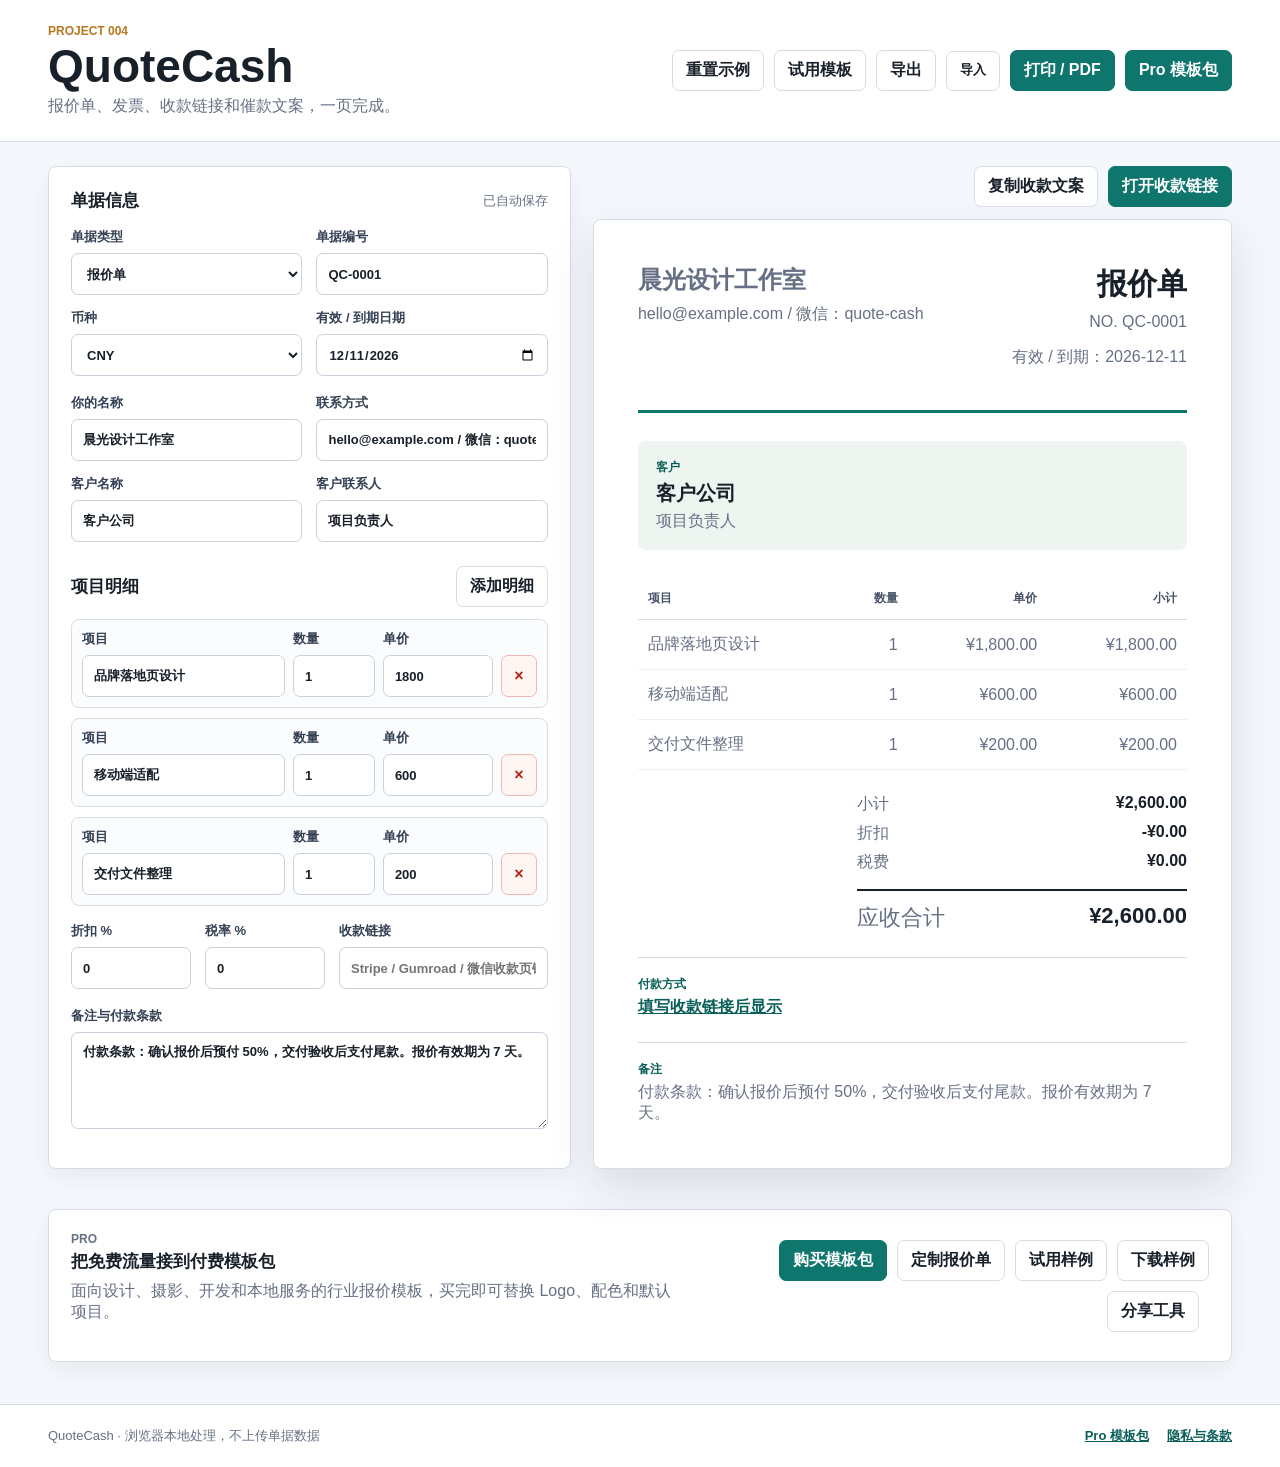
<file: index.html>
<!doctype html>
<html lang="zh-CN">
  <head>
    <meta charset="utf-8" />
    <meta name="viewport" content="width=device-width, initial-scale=1" />
    <title>QuoteCash - 报价单与发票生成器</title>
    <meta
      name="description"
      content="一个面向自由职业者和小商户的报价单、发票、收款文案生成工具。"
    />
    <link rel="canonical" href="https://venus-zhu.github.io/quotecash-project004/" />
    <meta property="og:type" content="website" />
    <meta property="og:locale" content="zh_CN" />
    <meta property="og:site_name" content="QuoteCash" />
    <meta property="og:title" content="QuoteCash - 免费报价单与发票生成器" />
    <meta property="og:description" content="快速生成专业报价单、发票与收款文案，数据只保存在你的浏览器。" />
    <meta property="og:url" content="https://venus-zhu.github.io/quotecash-project004/" />
    <meta property="og:image" content="https://venus-zhu.github.io/quotecash-project004/assets/quotecash-social-preview.jpg" />
    <meta name="twitter:card" content="summary_large_image" />
    <script type="application/ld+json">
      {
        "@context": "https://schema.org",
        "@type": "WebApplication",
        "name": "QuoteCash",
        "url": "https://venus-zhu.github.io/quotecash-project004/",
        "applicationCategory": "BusinessApplication",
        "operatingSystem": "Any",
        "description": "面向自由职业者和小商户的免费报价单、发票与收款文案生成器。",
        "offers": {
          "@type": "Offer",
          "price": "0",
          "priceCurrency": "CNY"
        }
      }
    </script>
    <link rel="stylesheet" href="./styles.css" />
  </head>
  <body>
    <header class="app-header">
      <div>
        <p class="eyebrow">Project 004</p>
        <h1>QuoteCash</h1>
        <p class="subtitle">报价单、发票、收款链接和催款文案，一页完成。</p>
      </div>
      <div class="header-actions">
        <button class="ghost-button" id="sampleBtn" type="button">重置示例</button>
        <button class="ghost-button" id="loadSampleTemplateBtn" data-track="load_free_sample_home" type="button">试用模板</button>
        <button class="ghost-button" id="exportBtn" type="button">导出</button>
        <label class="file-button" for="importFile">导入</label>
        <input id="importFile" type="file" accept="application/json" />
        <button class="primary-button" id="printBtn" type="button">打印 / PDF</button>
        <a class="primary-link" id="proHeaderCta" data-track="click_pro_header" href="./offer.html">Pro 模板包</a>
      </div>
    </header>

    <main class="workspace">
      <section class="editor-panel" aria-label="编辑报价单">
        <div class="section-head">
          <h2>单据信息</h2>
          <span id="saveState">已自动保存</span>
        </div>

        <div class="form-grid">
          <label>
            单据类型
            <select id="docType">
              <option value="QUOTE">报价单</option>
              <option value="INVOICE">发票</option>
            </select>
          </label>
          <label>
            单据编号
            <input id="docNumber" type="text" />
          </label>
          <label>
            币种
            <select id="currency">
              <option value="CNY">CNY</option>
              <option value="USD">USD</option>
              <option value="EUR">EUR</option>
              <option value="GBP">GBP</option>
            </select>
          </label>
          <label>
            有效 / 到期日期
            <input id="dueDate" type="date" />
          </label>
        </div>

        <div class="form-grid">
          <label>
            你的名称
            <input id="sellerName" type="text" placeholder="例如：晨光设计工作室" />
          </label>
          <label>
            联系方式
            <input id="sellerContact" type="text" placeholder="邮箱 / 微信 / 电话" />
          </label>
          <label>
            客户名称
            <input id="clientName" type="text" placeholder="客户或公司名" />
          </label>
          <label>
            客户联系人
            <input id="clientContact" type="text" placeholder="可选" />
          </label>
        </div>

        <div class="line-items-head">
          <h2>项目明细</h2>
          <button class="ghost-button" id="addItemBtn" type="button">添加明细</button>
        </div>

        <div class="items-table" id="itemsTable" aria-label="收费项目明细"></div>

        <div class="form-grid money-grid">
          <label>
            折扣 %
            <input id="discountRate" type="number" min="0" step="0.01" />
          </label>
          <label>
            税率 %
            <input id="taxRate" type="number" min="0" step="0.01" />
          </label>
          <label>
            收款链接
            <input id="paymentLink" type="url" placeholder="Stripe / Gumroad / 微信收款页链接" />
          </label>
        </div>

        <label class="wide-label">
          备注与付款条款
          <textarea id="notes" rows="5"></textarea>
        </label>
      </section>

      <section class="preview-shell" aria-label="单据预览">
        <div class="preview-toolbar">
          <button class="ghost-button" id="copyMessageBtn" type="button">复制收款文案</button>
          <a class="primary-link" id="paymentCta" href="#" target="_blank" rel="noreferrer">打开收款链接</a>
        </div>

        <article class="document-preview" id="documentPreview">
          <div class="document-top">
            <div>
              <p class="document-brand" id="previewSeller">你的工作室</p>
              <p id="previewSellerContact">联系方式</p>
            </div>
            <div class="document-meta">
              <h2 id="previewType">报价单</h2>
              <p id="previewNumber">NO. QC-0001</p>
              <p id="previewDate"></p>
            </div>
          </div>

          <div class="bill-to">
            <p>客户</p>
            <h3 id="previewClient">客户名称</h3>
            <span id="previewClientContact">客户联系人</span>
          </div>

          <table class="preview-table">
            <thead>
              <tr>
                <th>项目</th>
                <th>数量</th>
                <th>单价</th>
                <th>小计</th>
              </tr>
            </thead>
            <tbody id="previewItems"></tbody>
          </table>

          <div class="totals">
            <div><span>小计</span><strong id="subtotalValue"></strong></div>
            <div><span>折扣</span><strong id="discountValue"></strong></div>
            <div><span>税费</span><strong id="taxValue"></strong></div>
            <div class="grand-total"><span>应收合计</span><strong id="totalValue"></strong></div>
          </div>

          <div class="payment-box">
            <p>付款方式</p>
            <a id="previewPaymentLink" href="#" target="_blank" rel="noreferrer">填写收款链接后显示</a>
          </div>

          <div class="notes-box">
            <p>备注</p>
            <span id="previewNotes"></span>
          </div>
        </article>
      </section>
    </main>
    <section class="conversion-band" aria-label="付费模板包">
      <div>
        <p class="eyebrow">Pro</p>
        <h2>把免费流量接到付费模板包</h2>
        <p>面向设计、摄影、开发和本地服务的行业报价模板，买完即可替换 Logo、配色和默认项目。</p>
      </div>
      <div class="conversion-actions">
        <a class="primary-link" id="templatePackCta" data-track="click_template_pack" href="./offer.html">购买模板包</a>
        <a class="ghost-button" id="customSetupCta" data-track="click_custom_setup" href="./offer.html">定制报价单</a>
        <button class="ghost-button" id="loadSampleTemplateBottomBtn" data-track="load_free_sample_bottom" type="button">试用样例</button>
        <a class="ghost-button" data-track="download_free_sample_home" href="./templates/free-design-sample.json" download>下载样例</a>
        <button class="ghost-button" data-share-url="./" data-share-title="QuoteCash 免费报价单工具" data-share-text="这个免费工具可以生成报价单、发票和收款文案：" data-track="share_home" type="button">分享工具</button>
        <span class="action-status" data-share-status aria-live="polite"></span>
      </div>
    </section>

    <footer class="site-footer">
      <span>QuoteCash · 浏览器本地处理，不上传单据数据</span>
      <nav aria-label="页脚导航">
        <a href="./offer.html">Pro 模板包</a>
        <a href="./policies.html">隐私与条款</a>
      </nav>
    </footer>

    <script src="./config.js"></script>
    <script src="./analytics.js"></script>
    <script src="./share.js"></script>
    <script src="./calculator.js"></script>
    <script src="./app.js"></script>
  </body>
</html>
</file>
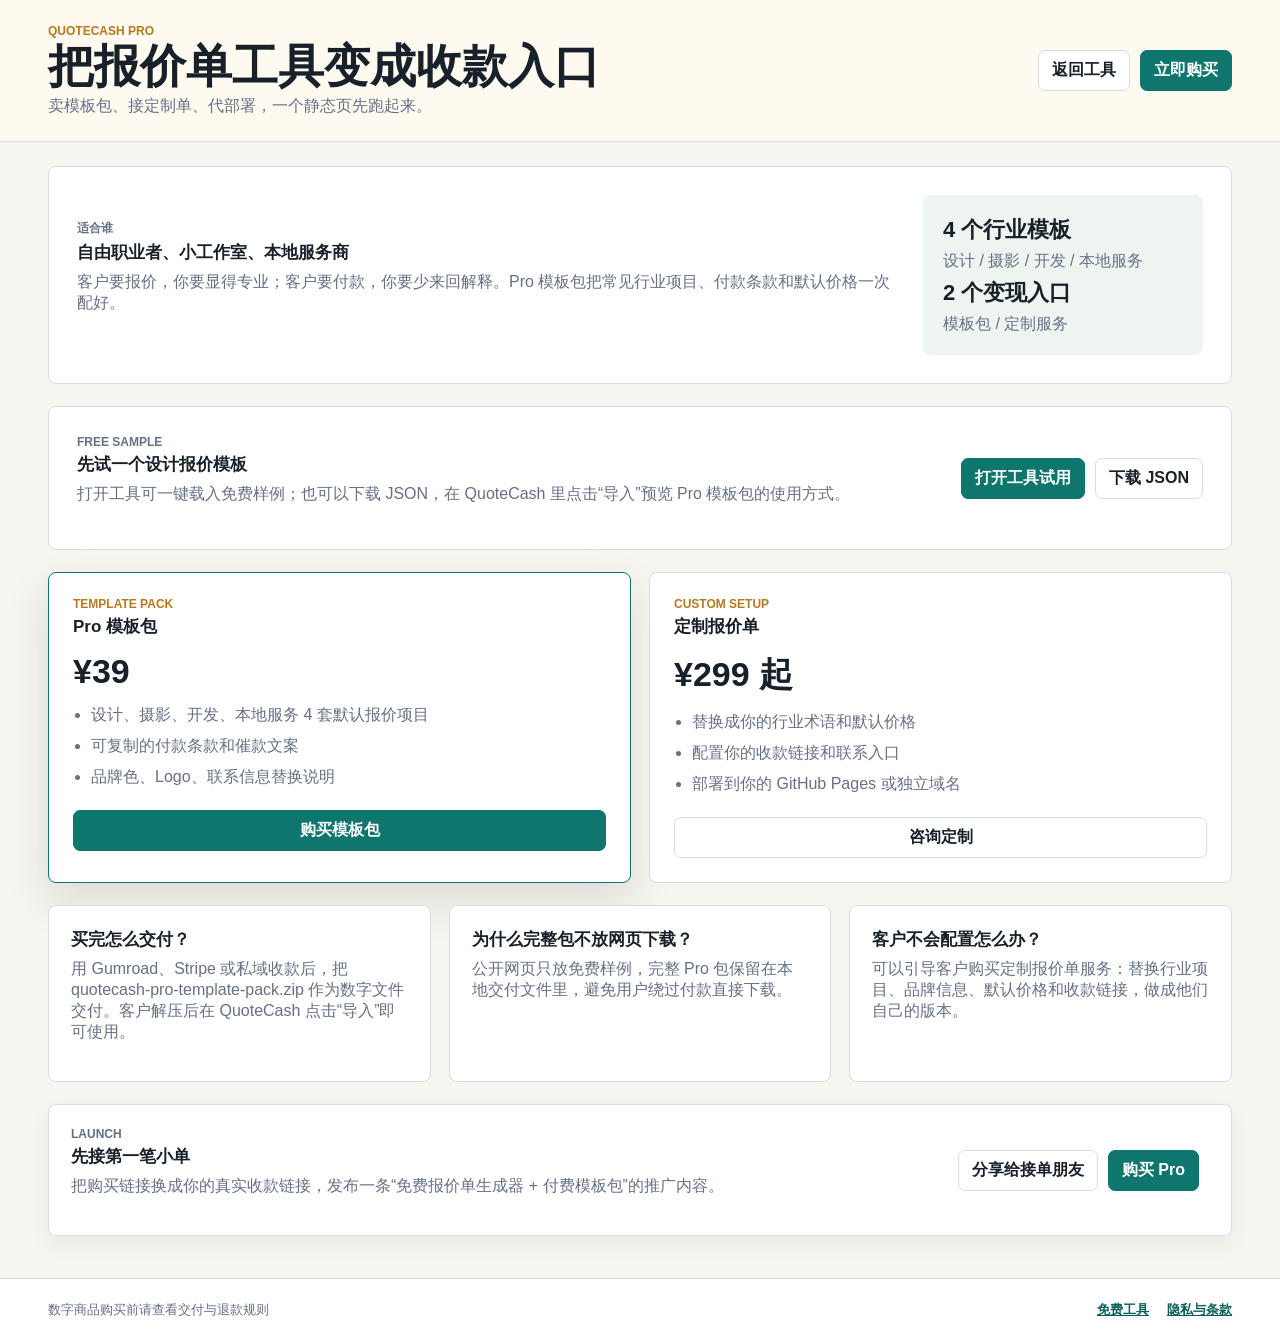
<file: offer.html>
<!doctype html>
<html lang="zh-CN">
  <head>
    <meta charset="utf-8" />
    <meta name="viewport" content="width=device-width, initial-scale=1" />
    <title>QuoteCash Pro 模板包</title>
    <meta name="description" content="购买 QuoteCash Pro 行业报价模板包或定制你的品牌报价单。" />
    <link rel="canonical" href="https://venus-zhu.github.io/quotecash-project004/offer.html" />
    <meta property="og:type" content="product" />
    <meta property="og:locale" content="zh_CN" />
    <meta property="og:site_name" content="QuoteCash" />
    <meta property="og:title" content="QuoteCash Pro 行业报价模板包" />
    <meta property="og:description" content="4 套行业模板，快速生成专业报价单，并可升级定制服务。" />
    <meta property="og:url" content="https://venus-zhu.github.io/quotecash-project004/offer.html" />
    <meta property="og:image" content="https://venus-zhu.github.io/quotecash-project004/assets/quotecash-social-preview.jpg" />
    <meta name="twitter:card" content="summary_large_image" />
    <script type="application/ld+json">
      {
        "@context": "https://schema.org",
        "@type": "Product",
        "name": "QuoteCash Pro 模板包",
        "description": "设计、摄影、开发和本地服务 4 套行业报价模板。",
        "image": "https://venus-zhu.github.io/quotecash-project004/assets/quotecash-social-preview.jpg",
        "brand": {
          "@type": "Brand",
          "name": "QuoteCash"
        },
        "offers": {
          "@type": "Offer",
          "url": "https://venus-zhu.github.io/quotecash-project004/offer.html",
          "price": "39",
          "priceCurrency": "CNY",
          "availability": "https://schema.org/InStock"
        }
      }
    </script>
    <link rel="stylesheet" href="./styles.css" />
  </head>
  <body class="offer-page">
    <header class="app-header offer-header">
      <div>
        <p class="eyebrow">QuoteCash Pro</p>
        <h1>把报价单工具变成收款入口</h1>
        <p class="subtitle">卖模板包、接定制单、代部署，一个静态页先跑起来。</p>
      </div>
      <div class="header-actions">
        <a class="ghost-button" href="./index.html">返回工具</a>
        <a class="primary-link" id="offerBuyTop" data-track="click_offer_top" href="#pricing">立即购买</a>
      </div>
    </header>

    <main class="offer-main">
      <section class="offer-band">
        <div>
          <p class="eyebrow">适合谁</p>
          <h2>自由职业者、小工作室、本地服务商</h2>
          <p>客户要报价，你要显得专业；客户要付款，你要少来回解释。Pro 模板包把常见行业项目、付款条款和默认价格一次配好。</p>
        </div>
        <div class="offer-proof">
          <strong>4 个行业模板</strong>
          <span>设计 / 摄影 / 开发 / 本地服务</span>
          <strong>2 个变现入口</strong>
          <span>模板包 / 定制服务</span>
        </div>
      </section>


      <section class="offer-band sample-band">
        <div>
          <p class="eyebrow">Free Sample</p>
          <h2>先试一个设计报价模板</h2>
          <p>打开工具可一键载入免费样例；也可以下载 JSON，在 QuoteCash 里点击“导入”预览 Pro 模板包的使用方式。</p>
        </div>
        <div class="conversion-actions">
          <a class="primary-link" data-track="open_tool_sample" href="./index.html">打开工具试用</a>
          <a class="ghost-button" data-track="download_free_sample" href="./templates/free-design-sample.json" download>下载 JSON</a>
        </div>
      </section>
      <section class="pricing-grid" id="pricing" aria-label="购买 QuoteCash Pro">
        <article class="pricing-card featured">
          <p class="eyebrow">Template Pack</p>
          <h2>Pro 模板包</h2>
          <p class="price" id="templatePackPrice">¥39</p>
          <ul>
            <li>设计、摄影、开发、本地服务 4 套默认报价项目</li>
            <li>可复制的付款条款和催款文案</li>
            <li>品牌色、Logo、联系信息替换说明</li>
          </ul>
          <a class="primary-link full-link" id="offerBuyPack" data-track="click_offer_pack" href="#">购买模板包</a>
        </article>

        <article class="pricing-card">
          <p class="eyebrow">Custom Setup</p>
          <h2>定制报价单</h2>
          <p class="price" id="customSetupPrice">¥299 起</p>
          <ul>
            <li>替换成你的行业术语和默认价格</li>
            <li>配置你的收款链接和联系入口</li>
            <li>部署到你的 GitHub Pages 或独立域名</li>
          </ul>
          <a class="ghost-button full-link" id="offerBuyCustom" data-track="click_offer_custom" href="#">咨询定制</a>
        </article>
      </section>


      <section class="faq-grid" aria-label="常见问题">
        <article class="faq-card">
          <h2>买完怎么交付？</h2>
          <p>用 Gumroad、Stripe 或私域收款后，把 quotecash-pro-template-pack.zip 作为数字文件交付。客户解压后在 QuoteCash 点击“导入”即可使用。</p>
        </article>
        <article class="faq-card">
          <h2>为什么完整包不放网页下载？</h2>
          <p>公开网页只放免费样例，完整 Pro 包保留在本地交付文件里，避免用户绕过付款直接下载。</p>
        </article>
        <article class="faq-card">
          <h2>客户不会配置怎么办？</h2>
          <p>可以引导客户购买定制报价单服务：替换行业项目、品牌信息、默认价格和收款链接，做成他们自己的版本。</p>
        </article>
      </section>
      <section class="conversion-band offer-footer-cta">
        <div>
          <p class="eyebrow">Launch</p>
          <h2>先接第一笔小单</h2>
          <p>把购买链接换成你的真实收款链接，发布一条“免费报价单生成器 + 付费模板包”的推广内容。</p>
        </div>
        <div class="conversion-actions">
          <button class="ghost-button" data-share-url="./offer.html" data-share-title="QuoteCash Pro 行业报价模板包" data-share-text="4 套自由职业者行业报价模板：" data-track="share_offer" type="button">分享给接单朋友</button>
          <a class="primary-link" id="offerBuyBottom" data-track="click_offer_bottom" href="#">购买 Pro</a>
          <span class="action-status" data-share-status aria-live="polite"></span>
        </div>
      </section>
    </main>

    <footer class="site-footer">
      <span>数字商品购买前请查看交付与退款规则</span>
      <nav aria-label="页脚导航">
        <a href="./index.html">免费工具</a>
        <a href="./policies.html">隐私与条款</a>
      </nav>
    </footer>

    <script src="./config.js"></script>
    <script src="./analytics.js"></script>
    <script src="./share.js"></script>
    <script src="./offer.js"></script>
  </body>
</html>
</file>
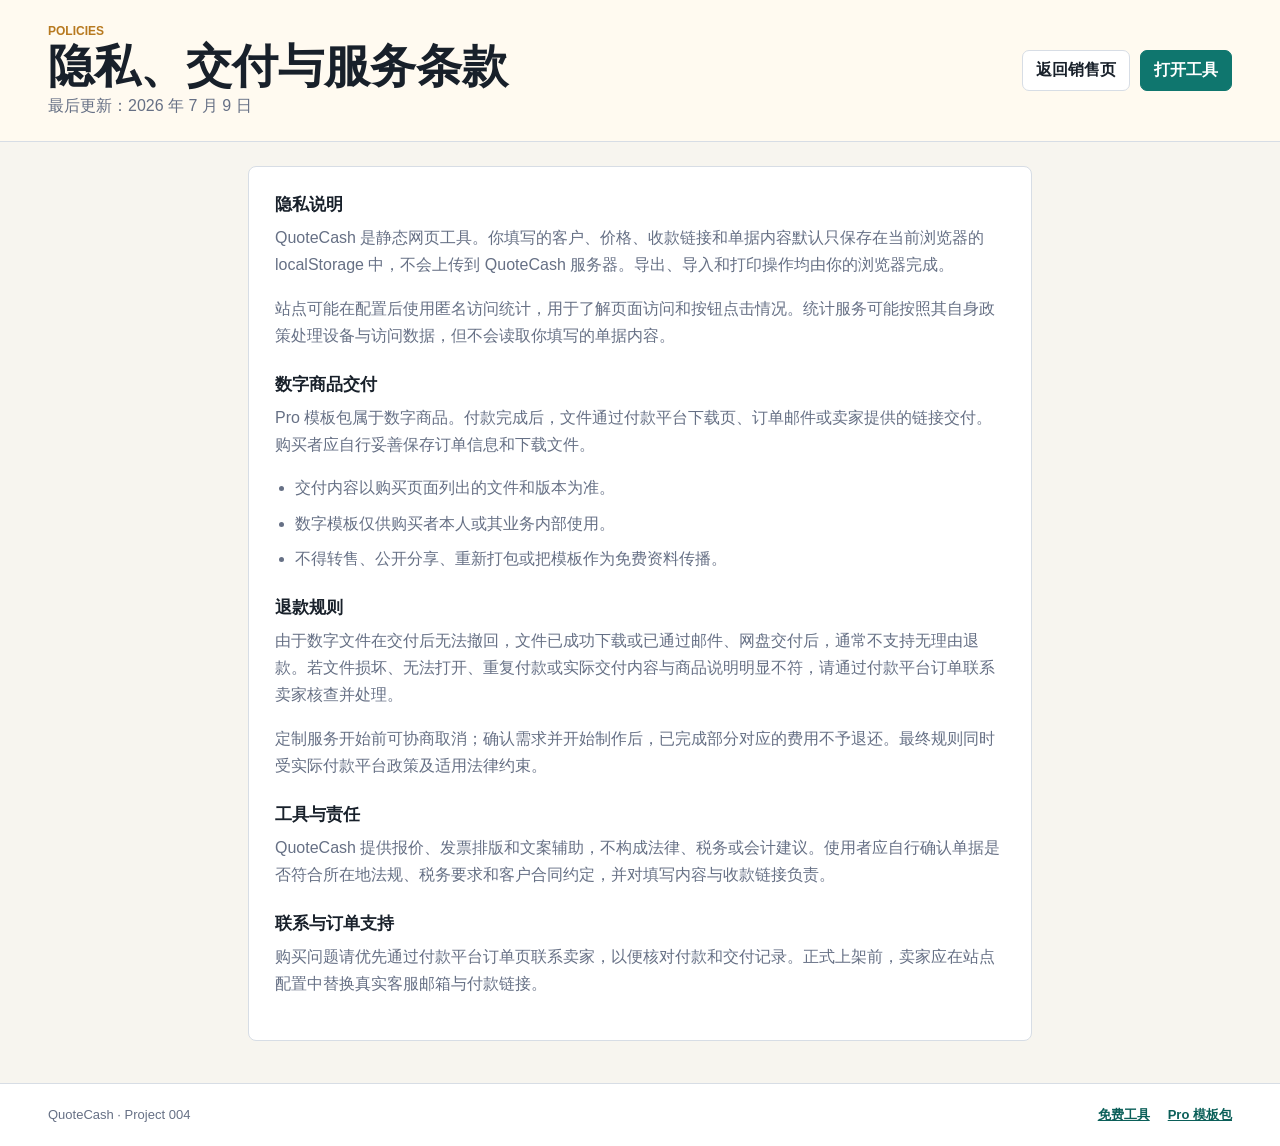
<file: policies.html>
<!doctype html>
<html lang="zh-CN">
  <head>
    <meta charset="utf-8" />
    <meta name="viewport" content="width=device-width, initial-scale=1" />
    <title>QuoteCash - 隐私、交付与服务条款</title>
    <meta name="description" content="QuoteCash 的隐私说明、数字商品交付规则、退款规则与服务条款。" />
    <link rel="canonical" href="https://venus-zhu.github.io/quotecash-project004/policies.html" />
    <link rel="stylesheet" href="./styles.css" />
  </head>
  <body class="offer-page">
    <header class="app-header offer-header">
      <div>
        <p class="eyebrow">Policies</p>
        <h1>隐私、交付与服务条款</h1>
        <p class="subtitle">最后更新：2026 年 7 月 9 日</p>
      </div>
      <div class="header-actions">
        <a class="ghost-button" href="./offer.html">返回销售页</a>
        <a class="primary-link" href="./index.html">打开工具</a>
      </div>
    </header>

    <main class="offer-main policy-main">
      <section class="policy-section">
        <h2>隐私说明</h2>
        <p>QuoteCash 是静态网页工具。你填写的客户、价格、收款链接和单据内容默认只保存在当前浏览器的 localStorage 中，不会上传到 QuoteCash 服务器。导出、导入和打印操作均由你的浏览器完成。</p>
        <p>站点可能在配置后使用匿名访问统计，用于了解页面访问和按钮点击情况。统计服务可能按照其自身政策处理设备与访问数据，但不会读取你填写的单据内容。</p>

        <h2>数字商品交付</h2>
        <p>Pro 模板包属于数字商品。付款完成后，文件通过付款平台下载页、订单邮件或卖家提供的链接交付。购买者应自行妥善保存订单信息和下载文件。</p>
        <ul>
          <li>交付内容以购买页面列出的文件和版本为准。</li>
          <li>数字模板仅供购买者本人或其业务内部使用。</li>
          <li>不得转售、公开分享、重新打包或把模板作为免费资料传播。</li>
        </ul>

        <h2>退款规则</h2>
        <p>由于数字文件在交付后无法撤回，文件已成功下载或已通过邮件、网盘交付后，通常不支持无理由退款。若文件损坏、无法打开、重复付款或实际交付内容与商品说明明显不符，请通过付款平台订单联系卖家核查并处理。</p>
        <p>定制服务开始前可协商取消；确认需求并开始制作后，已完成部分对应的费用不予退还。最终规则同时受实际付款平台政策及适用法律约束。</p>

        <h2>工具与责任</h2>
        <p>QuoteCash 提供报价、发票排版和文案辅助，不构成法律、税务或会计建议。使用者应自行确认单据是否符合所在地法规、税务要求和客户合同约定，并对填写内容与收款链接负责。</p>

        <h2>联系与订单支持</h2>
        <p>购买问题请优先通过付款平台订单页联系卖家，以便核对付款和交付记录。正式上架前，卖家应在站点配置中替换真实客服邮箱与付款链接。</p>
      </section>
    </main>

    <footer class="site-footer">
      <span>QuoteCash · Project 004</span>
      <nav aria-label="页脚导航">
        <a href="./index.html">免费工具</a>
        <a href="./offer.html">Pro 模板包</a>
      </nav>
    </footer>
  </body>
</html>
</file>
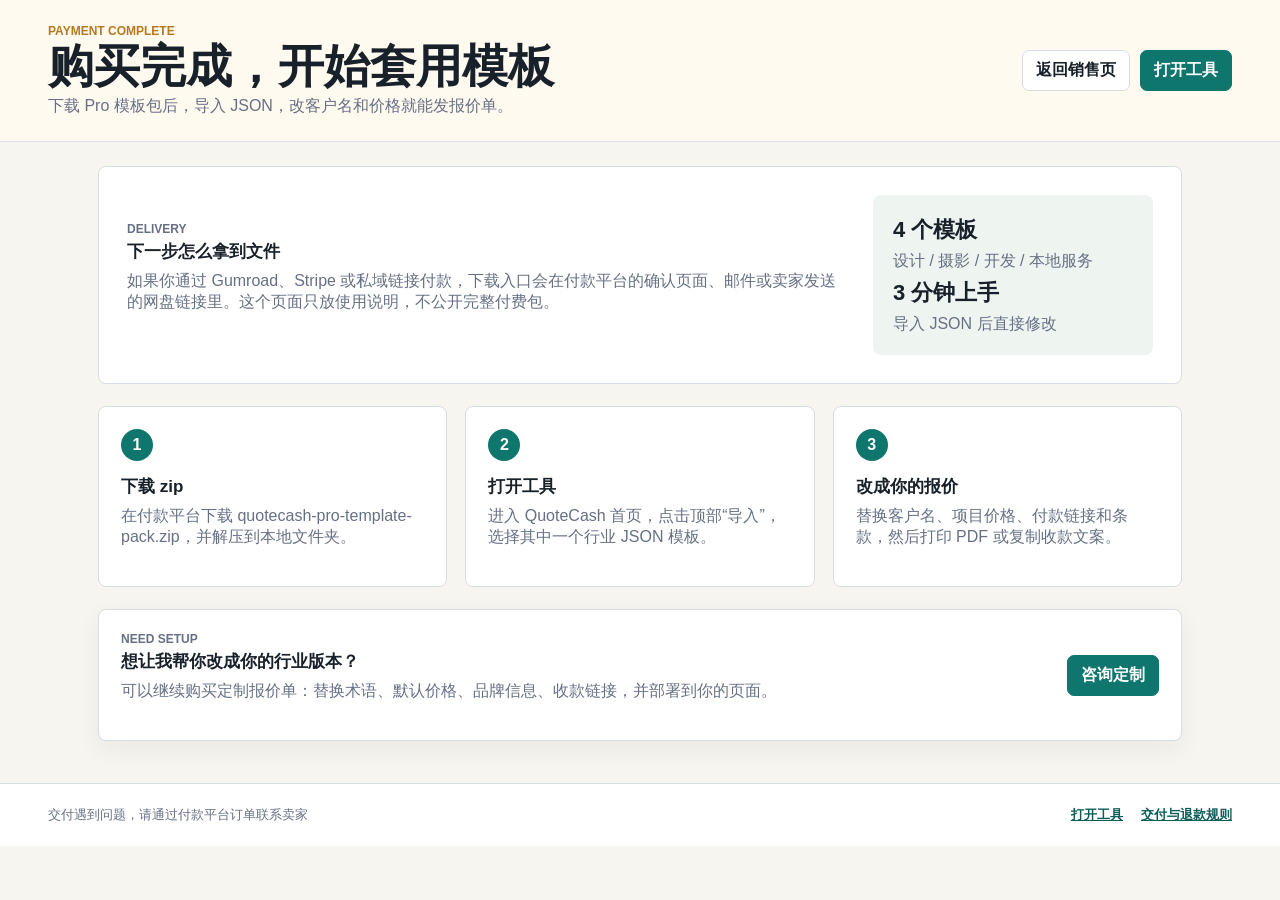
<file: thanks.html>
<!doctype html>
<html lang="zh-CN">
  <head>
    <meta charset="utf-8" />
    <meta name="viewport" content="width=device-width, initial-scale=1" />
    <title>QuoteCash - 购买完成</title>
    <meta name="description" content="QuoteCash Pro 模板包购买后的下载与使用说明。" />
    <meta name="robots" content="noindex, follow" />
    <link rel="stylesheet" href="./styles.css" />
  </head>
  <body class="offer-page">
    <header class="app-header offer-header">
      <div>
        <p class="eyebrow">Payment Complete</p>
        <h1>购买完成，开始套用模板</h1>
        <p class="subtitle">下载 Pro 模板包后，导入 JSON，改客户名和价格就能发报价单。</p>
      </div>
      <div class="header-actions">
        <a class="ghost-button" href="./offer.html">返回销售页</a>
        <a class="primary-link" href="./index.html">打开工具</a>
      </div>
    </header>

    <main class="offer-main thankyou-main">
      <section class="offer-band">
        <div>
          <p class="eyebrow">Delivery</p>
          <h2>下一步怎么拿到文件</h2>
          <p>如果你通过 Gumroad、Stripe 或私域链接付款，下载入口会在付款平台的确认页面、邮件或卖家发送的网盘链接里。这个页面只放使用说明，不公开完整付费包。</p>
        </div>
        <div class="offer-proof">
          <strong>4 个模板</strong>
          <span>设计 / 摄影 / 开发 / 本地服务</span>
          <strong>3 分钟上手</strong>
          <span>导入 JSON 后直接修改</span>
        </div>
      </section>

      <section class="step-grid" aria-label="使用步骤">
        <article class="step-card">
          <span>1</span>
          <h2>下载 zip</h2>
          <p>在付款平台下载 quotecash-pro-template-pack.zip，并解压到本地文件夹。</p>
        </article>
        <article class="step-card">
          <span>2</span>
          <h2>打开工具</h2>
          <p>进入 QuoteCash 首页，点击顶部“导入”，选择其中一个行业 JSON 模板。</p>
        </article>
        <article class="step-card">
          <span>3</span>
          <h2>改成你的报价</h2>
          <p>替换客户名、项目价格、付款链接和条款，然后打印 PDF 或复制收款文案。</p>
        </article>
      </section>

      <section class="conversion-band offer-footer-cta">
        <div>
          <p class="eyebrow">Need Setup</p>
          <h2>想让我帮你改成你的行业版本？</h2>
          <p>可以继续购买定制报价单：替换术语、默认价格、品牌信息、收款链接，并部署到你的页面。</p>
        </div>
        <a class="primary-link" id="thanksCustomCta" data-track="click_thanks_custom" href="#">咨询定制</a>
      </section>
    </main>

    <footer class="site-footer">
      <span>交付遇到问题，请通过付款平台订单联系卖家</span>
      <nav aria-label="页脚导航">
        <a href="./index.html">打开工具</a>
        <a href="./policies.html">交付与退款规则</a>
      </nav>
    </footer>

    <script src="./config.js"></script>
    <script src="./analytics.js"></script>
    <script src="./thanks.js"></script>
  </body>
</html>
</file>
<file: styles.css>
:root {
  --ink: #18202a;
  --muted: #667085;
  --line: #d7dde5;
  --paper: #ffffff;
  --wash: #f4f7fb;
  --panel: #eef4f0;
  --accent: #0f766e;
  --accent-dark: #0b5f59;
  --gold: #b7791f;
  --danger: #b42318;
  --shadow: 0 18px 45px rgba(24, 32, 42, 0.12);
}

* {
  box-sizing: border-box;
}

body {
  margin: 0;
  min-height: 100vh;
  color: var(--ink);
  background: var(--wash);
  font-family: Inter, "Segoe UI", "Microsoft YaHei", Arial, sans-serif;
}

button,
input,
select,
textarea {
  font: inherit;
}

.app-header {
  display: flex;
  align-items: center;
  justify-content: space-between;
  gap: 24px;
  padding: 24px clamp(18px, 4vw, 48px);
  background: #ffffff;
  border-bottom: 1px solid var(--line);
}

.eyebrow {
  margin: 0 0 4px;
  color: var(--gold);
  font-size: 12px;
  font-weight: 800;
  letter-spacing: 0;
  text-transform: uppercase;
}

h1,
h2,
h3,
p {
  margin-top: 0;
}

h1 {
  margin-bottom: 6px;
  font-size: clamp(30px, 4vw, 46px);
  line-height: 1.05;
}

h2 {
  margin-bottom: 0;
  font-size: 17px;
}

.subtitle {
  margin-bottom: 0;
  color: var(--muted);
}

.header-actions,
.preview-toolbar,
.line-items-head,
.section-head {
  display: flex;
  align-items: center;
  gap: 10px;
  flex-wrap: wrap;
}

.header-actions {
  justify-content: flex-end;
}

.workspace {
  display: grid;
  grid-template-columns: minmax(360px, 0.9fr) minmax(420px, 1.1fr);
  gap: 22px;
  padding: 24px clamp(18px, 4vw, 48px) 40px;
}

.editor-panel,
.preview-shell {
  min-width: 0;
}

.editor-panel {
  background: var(--paper);
  border: 1px solid var(--line);
  border-radius: 8px;
  padding: 22px;
  box-shadow: 0 8px 24px rgba(24, 32, 42, 0.06);
}

.section-head {
  justify-content: space-between;
  margin-bottom: 16px;
}

#saveState {
  color: var(--muted);
  font-size: 13px;
}

.form-grid {
  display: grid;
  grid-template-columns: repeat(2, minmax(0, 1fr));
  gap: 14px;
  margin-bottom: 18px;
}

.money-grid {
  grid-template-columns: 120px 120px minmax(0, 1fr);
}

label,
.wide-label {
  display: grid;
  gap: 7px;
  color: #344054;
  font-size: 13px;
  font-weight: 700;
}

input,
select,
textarea {
  width: 100%;
  min-height: 42px;
  border: 1px solid #c8d1dc;
  border-radius: 7px;
  padding: 10px 11px;
  color: var(--ink);
  background: #fff;
  outline: none;
}

textarea {
  resize: vertical;
}

input:focus,
select:focus,
textarea:focus {
  border-color: var(--accent);
  box-shadow: 0 0 0 3px rgba(15, 118, 110, 0.13);
}

.ghost-button,
.primary-button,
.file-button,
.primary-link {
  min-height: 40px;
  border-radius: 7px;
  padding: 9px 13px;
  border: 1px solid var(--line);
  background: #fff;
  color: var(--ink);
  cursor: pointer;
  text-decoration: none;
  font-weight: 800;
  white-space: nowrap;
}

.primary-button,
.primary-link {
  border-color: var(--accent);
  background: var(--accent);
  color: #fff;
}

.primary-button:hover,
.primary-link:hover {
  background: var(--accent-dark);
}

.ghost-button:hover,
.file-button:hover {
  border-color: var(--accent);
  color: var(--accent-dark);
}

#importFile {
  display: none;
}

.line-items-head {
  justify-content: space-between;
  margin: 24px 0 12px;
}

.items-table {
  display: grid;
  gap: 10px;
  margin-bottom: 16px;
}

.item-row {
  display: grid;
  grid-template-columns: minmax(160px, 1.4fr) 82px 110px 36px;
  gap: 8px;
  align-items: end;
  padding: 10px;
  border: 1px solid var(--line);
  border-radius: 8px;
  background: #fbfcfe;
}

.icon-button {
  width: 36px;
  height: 42px;
  border: 1px solid #f1b8b2;
  border-radius: 7px;
  background: #fff5f3;
  color: var(--danger);
  cursor: pointer;
  font-weight: 900;
}

.preview-shell {
  position: sticky;
  top: 16px;
  align-self: start;
}

.preview-toolbar {
  justify-content: flex-end;
  margin-bottom: 12px;
}

.document-preview {
  min-height: 860px;
  padding: clamp(24px, 4vw, 44px);
  border: 1px solid var(--line);
  border-radius: 8px;
  background: var(--paper);
  box-shadow: var(--shadow);
}

.document-top {
  display: flex;
  justify-content: space-between;
  gap: 24px;
  padding-bottom: 26px;
  border-bottom: 3px solid var(--accent);
}

.document-brand {
  margin-bottom: 8px;
  font-size: 24px;
  font-weight: 900;
}

.document-meta {
  text-align: right;
}

.document-meta h2 {
  margin-bottom: 8px;
  font-size: 30px;
}

.document-preview p,
.document-preview span,
.document-preview td {
  color: var(--muted);
}

.bill-to {
  margin: 28px 0;
  padding: 18px;
  border-radius: 8px;
  background: var(--panel);
}

.bill-to p,
.notes-box p,
.payment-box p {
  margin-bottom: 4px;
  color: var(--accent-dark);
  font-size: 12px;
  font-weight: 900;
  text-transform: uppercase;
}

.bill-to h3 {
  margin-bottom: 4px;
  font-size: 20px;
}

.preview-table {
  width: 100%;
  border-collapse: collapse;
  margin-bottom: 24px;
}

.preview-table th {
  padding: 12px 10px;
  border-bottom: 1px solid var(--line);
  color: #475467;
  font-size: 12px;
  text-align: left;
  text-transform: uppercase;
}

.preview-table td {
  padding: 14px 10px;
  border-bottom: 1px solid #edf1f5;
}

.preview-table th:nth-child(n + 2),
.preview-table td:nth-child(n + 2) {
  text-align: right;
}

.totals {
  display: grid;
  gap: 8px;
  max-width: 330px;
  margin-left: auto;
}

.totals div {
  display: flex;
  justify-content: space-between;
  gap: 20px;
}

.totals strong {
  color: var(--ink);
}

.grand-total {
  margin-top: 8px;
  padding-top: 12px;
  border-top: 2px solid var(--ink);
  font-size: 22px;
}

.payment-box,
.notes-box {
  margin-top: 24px;
  padding-top: 18px;
  border-top: 1px solid var(--line);
}

.payment-box a {
  color: var(--accent-dark);
  overflow-wrap: anywhere;
  font-weight: 800;
}

@media (max-width: 980px) {
  .app-header,
  .workspace {
    grid-template-columns: 1fr;
  }

  .app-header {
    align-items: flex-start;
  }

  .preview-shell {
    position: static;
  }
}

@media (max-width: 680px) {
  .app-header {
    display: grid;
  }

  .header-actions,
  .preview-toolbar {
    justify-content: flex-start;
  }

  .form-grid,
  .money-grid,
  .item-row {
    grid-template-columns: 1fr;
  }

  .icon-button {
    width: 100%;
  }

  .document-top {
    display: grid;
  }

  .document-meta {
    text-align: left;
  }
}

@media print {
  body {
    background: #fff;
  }

  .app-header,
  .editor-panel,
  .preview-toolbar {
    display: none !important;
  }

  .workspace {
    display: block;
    padding: 0;
  }

  .preview-shell {
    position: static;
  }

  .document-preview {
    min-height: auto;
    border: 0;
    border-radius: 0;
    box-shadow: none;
  }
}

.conversion-band {
  display: flex;
  align-items: center;
  justify-content: space-between;
  gap: 20px;
  margin: 0 clamp(18px, 4vw, 48px) 42px;
  padding: 22px;
  border: 1px solid var(--line);
  border-radius: 8px;
  background: #ffffff;
  box-shadow: 0 8px 24px rgba(24, 32, 42, 0.06);
}

.conversion-band h2,
.offer-band h2,
.pricing-card h2,
.faq-card h2 {
  margin-bottom: 8px;
}

.conversion-band p,
.offer-band p,
.pricing-card li,
.faq-card p {
  color: var(--muted);
}

.conversion-actions {
  display: flex;
  align-items: center;
  gap: 10px;
  flex-wrap: wrap;
  justify-content: flex-end;
}

.action-status {
  min-height: 18px;
  color: var(--accent-dark);
  font-size: 13px;
  font-weight: 800;
}

.offer-page {
  background: #f7f5ef;
}

.offer-header {
  background: #fffaf0;
}

.offer-main {
  display: grid;
  gap: 22px;
  padding: 24px clamp(18px, 4vw, 48px) 42px;
}

.offer-band {
  display: grid;
  grid-template-columns: minmax(0, 1fr) 280px;
  gap: 28px;
  align-items: center;
  padding: 28px;
  border: 1px solid var(--line);
  border-radius: 8px;
  background: #ffffff;
}

.offer-proof {
  display: grid;
  gap: 6px;
  padding: 20px;
  border-radius: 8px;
  background: var(--panel);
}

.offer-proof strong {
  font-size: 22px;
}

.offer-proof span {
  color: var(--muted);
}

.pricing-grid {
  display: grid;
  grid-template-columns: repeat(2, minmax(0, 1fr));
  gap: 18px;
}

.pricing-card {
  padding: 24px;
  border: 1px solid var(--line);
  border-radius: 8px;
  background: #ffffff;
}

.faq-grid {
  display: grid;
  grid-template-columns: repeat(3, minmax(0, 1fr));
  gap: 18px;
}

.faq-card {
  min-width: 0;
  padding: 22px;
  border: 1px solid var(--line);
  border-radius: 8px;
  background: #ffffff;
}

.pricing-card.featured {
  border-color: var(--accent);
  box-shadow: var(--shadow);
}

.price {
  margin: 14px 0;
  color: var(--ink);
  font-size: 34px;
  font-weight: 900;
}

.pricing-card ul {
  display: grid;
  gap: 10px;
  margin: 0 0 22px;
  padding-left: 18px;
}

.full-link {
  display: inline-flex;
  width: 100%;
  justify-content: center;
}


.thankyou-main {
  max-width: 1180px;
  margin: 0 auto;
}

.step-grid {
  display: grid;
  grid-template-columns: repeat(3, minmax(0, 1fr));
  gap: 18px;
}

.step-card {
  min-width: 0;
  padding: 22px;
  border: 1px solid var(--line);
  border-radius: 8px;
  background: #ffffff;
}

.step-card span {
  display: inline-flex;
  width: 32px;
  height: 32px;
  align-items: center;
  justify-content: center;
  margin-bottom: 14px;
  border-radius: 50%;
  background: var(--accent);
  color: #ffffff;
  font-weight: 900;
}

.step-card h2 {
  margin-bottom: 8px;
}

.step-card p {
  color: var(--muted);
}
.offer-footer-cta {
  margin: 0;
}

.site-footer {
  display: flex;
  align-items: center;
  justify-content: space-between;
  gap: 18px;
  padding: 22px clamp(18px, 4vw, 48px);
  border-top: 1px solid var(--line);
  background: #ffffff;
  color: var(--muted);
  font-size: 13px;
}

.site-footer nav {
  display: flex;
  gap: 18px;
  flex-wrap: wrap;
}

.site-footer a,
.policy-section a {
  color: var(--accent-dark);
  font-weight: 800;
}

.policy-main {
  width: min(880px, 100%);
  margin: 0 auto;
}

.policy-section {
  padding: 26px;
  border: 1px solid var(--line);
  border-radius: 8px;
  background: #ffffff;
}

.policy-section h2 {
  margin: 24px 0 8px;
}

.policy-section h2:first-child {
  margin-top: 0;
}

.policy-section p,
.policy-section li {
  color: var(--muted);
  line-height: 1.7;
}

.policy-section ul {
  display: grid;
  gap: 8px;
  padding-left: 20px;
}
@media (max-width: 760px) {
  .conversion-band,
  .offer-band,
  .pricing-grid,
  .faq-grid,
  .step-grid {
    grid-template-columns: 1fr;
  }

  .conversion-band {
    display: grid;
  }

  .site-footer {
    align-items: flex-start;
    flex-direction: column;
  }

  .conversion-actions {
    justify-content: flex-start;
  }
}
</file>
